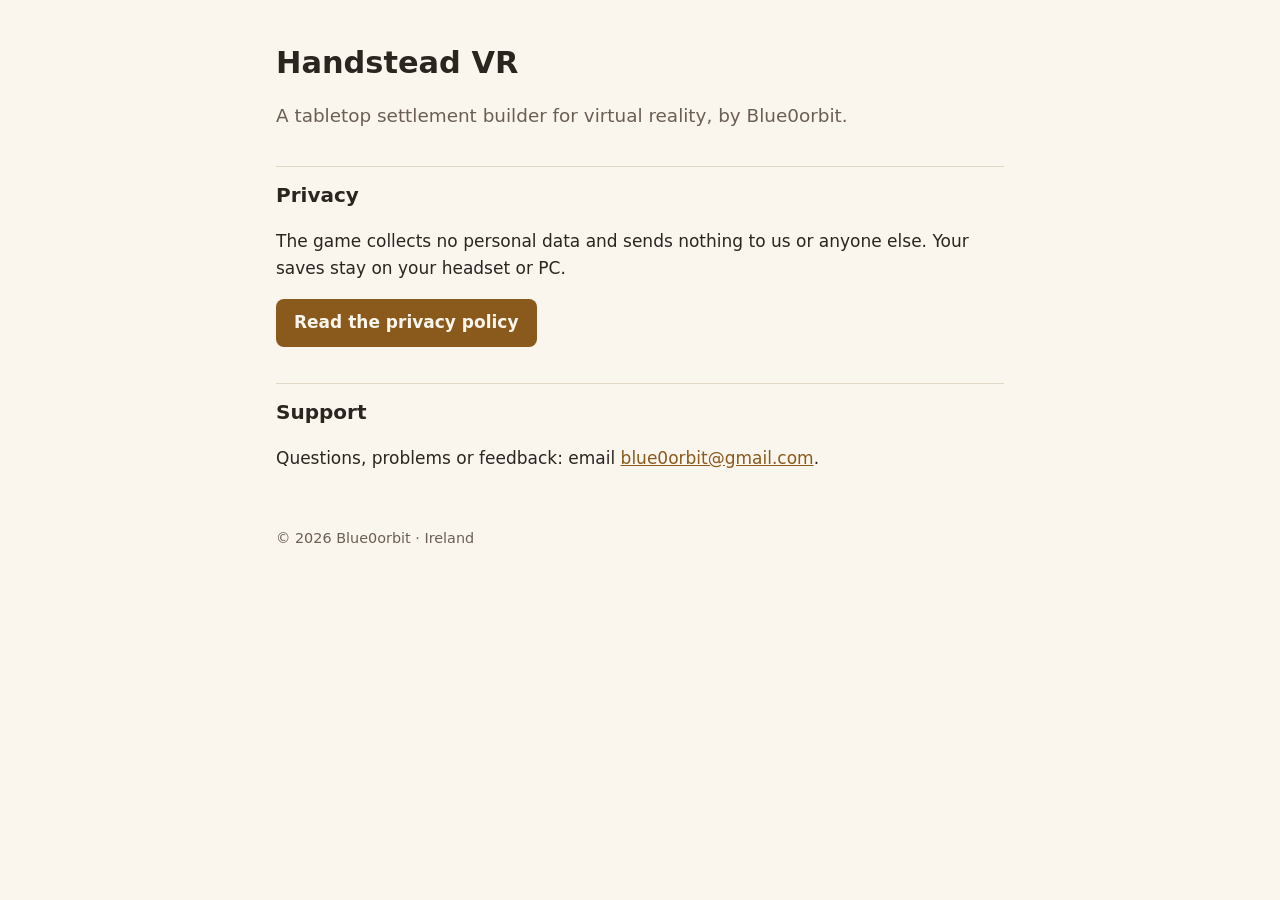
<file: index.html>
<!doctype html>
<html lang="en">
<head>
<meta charset="utf-8">
<meta name="viewport" content="width=device-width, initial-scale=1">
<title>Handstead VR</title>
<meta name="description" content="Handstead VR, a single-player tabletop settlement builder for VR by Blue0orbit. Privacy policy and support.">
<link rel="stylesheet" href="style.css">
</head>
<body>
<main>
<h1>Handstead VR</h1>
<p class="lead">A tabletop settlement builder for virtual reality, by Blue0orbit.</p>

<h2>Privacy</h2>
<p>The game collects no personal data and sends nothing to us or anyone else. Your saves stay on
your headset or PC.</p>
<p><a class="button" href="privacy.html">Read the privacy policy</a></p>

<h2>Support</h2>
<p>Questions, problems or feedback: email
<a href="mailto:blue0orbit@gmail.com">blue0orbit@gmail.com</a>.</p>
</main>
<footer><p>© 2026 Blue0orbit · Ireland</p></footer>
</body>
</html>
</file>
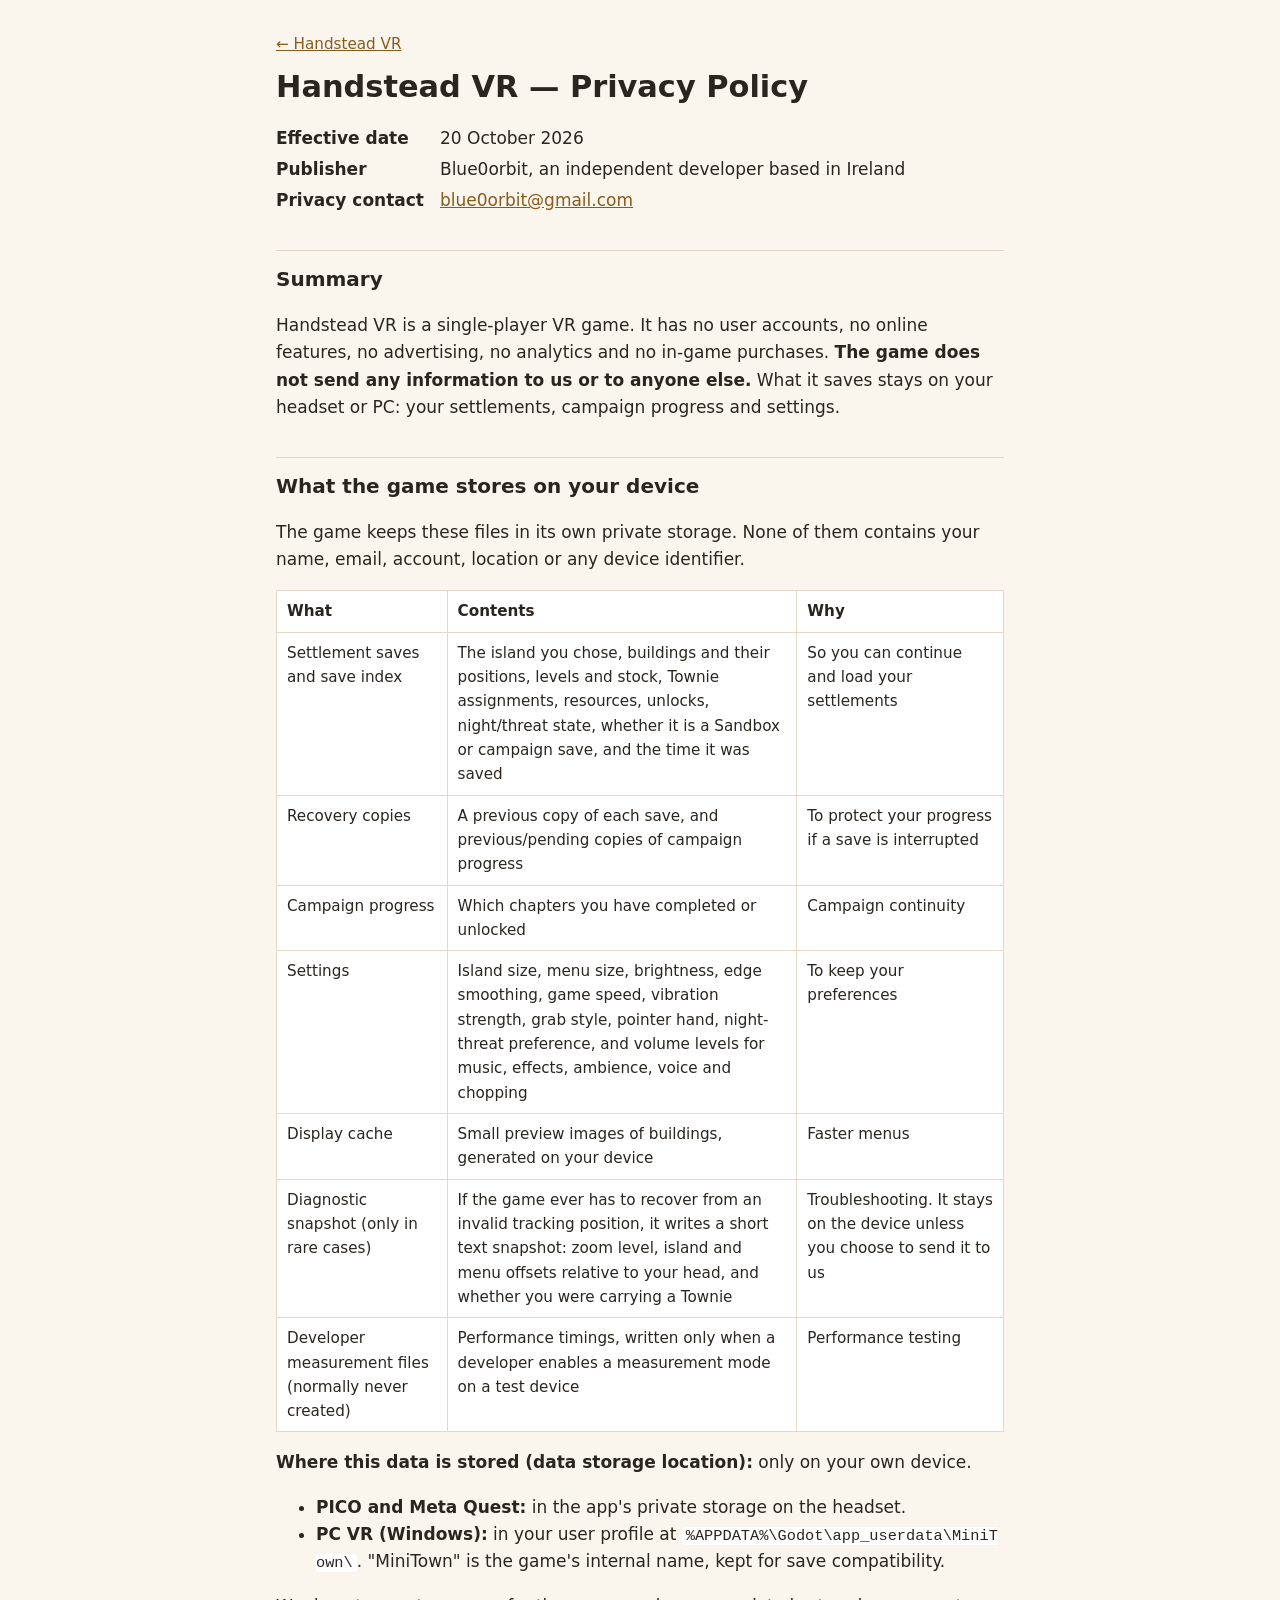
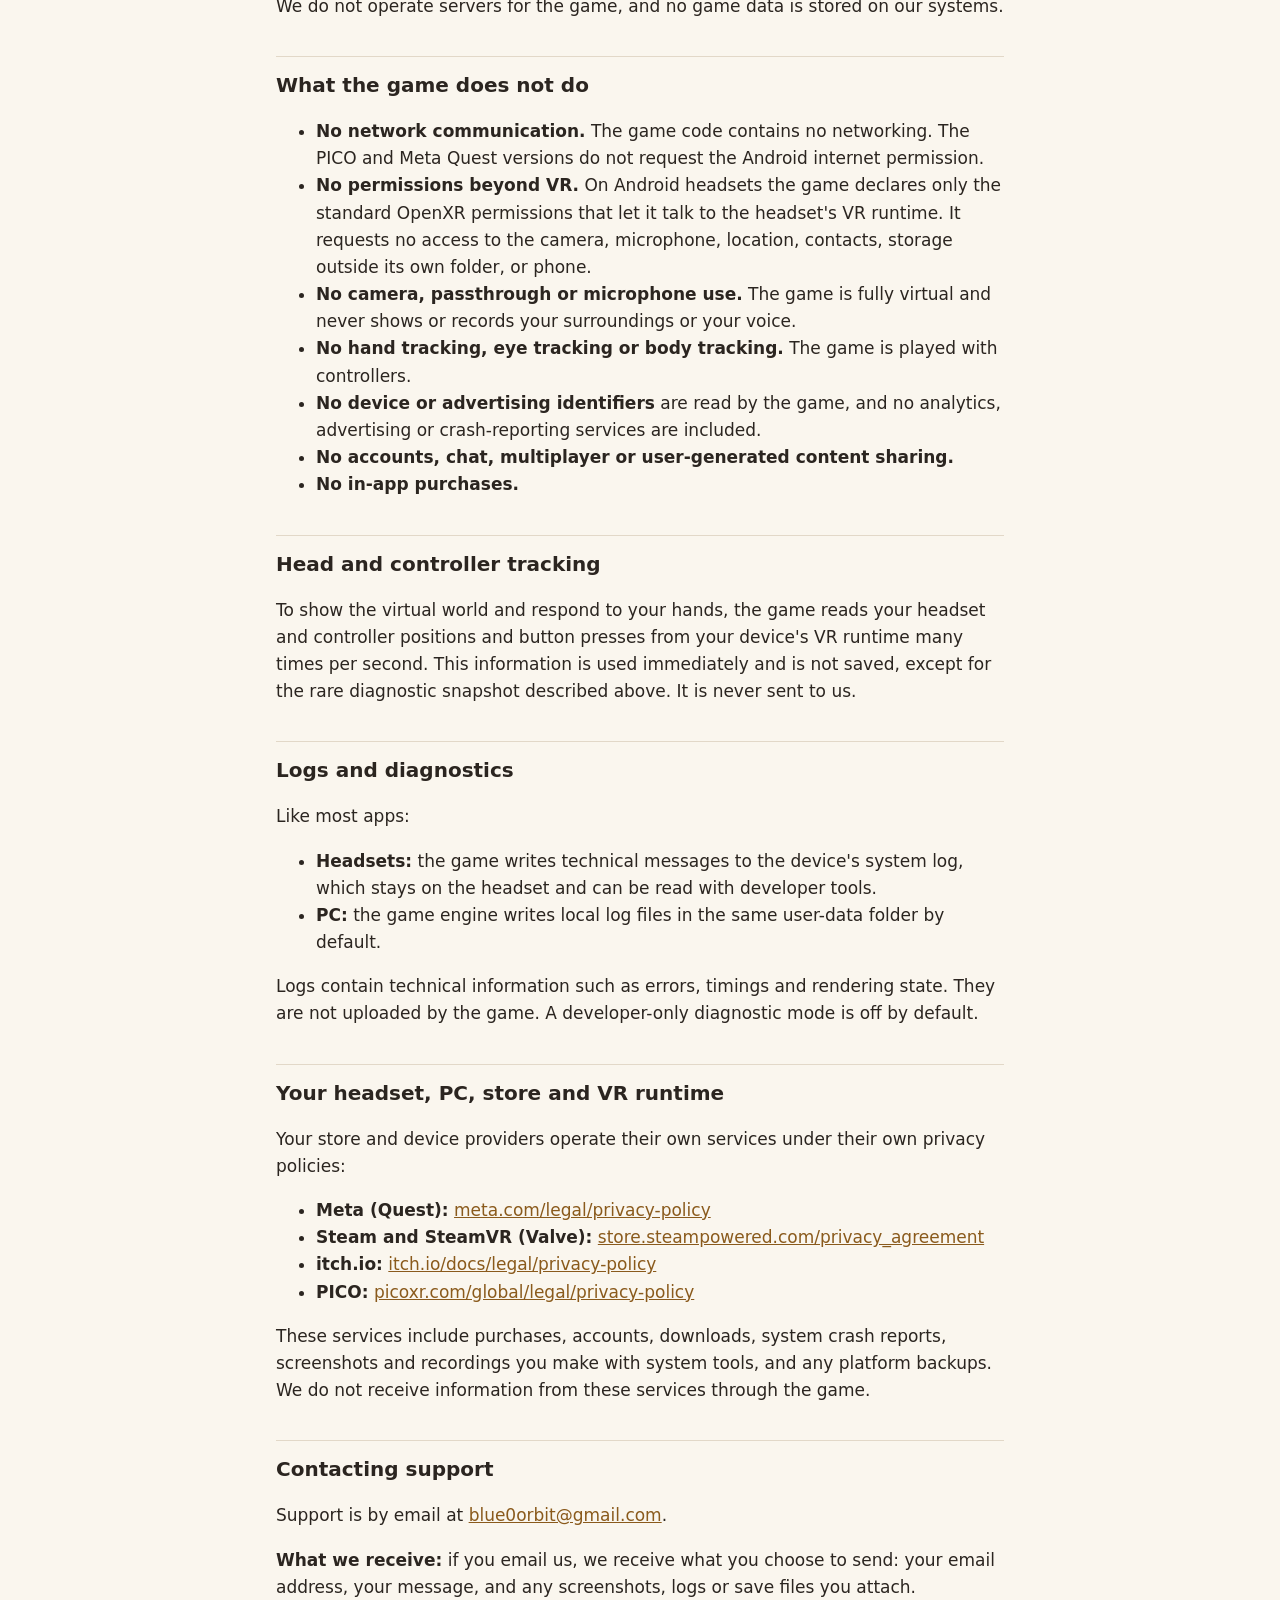
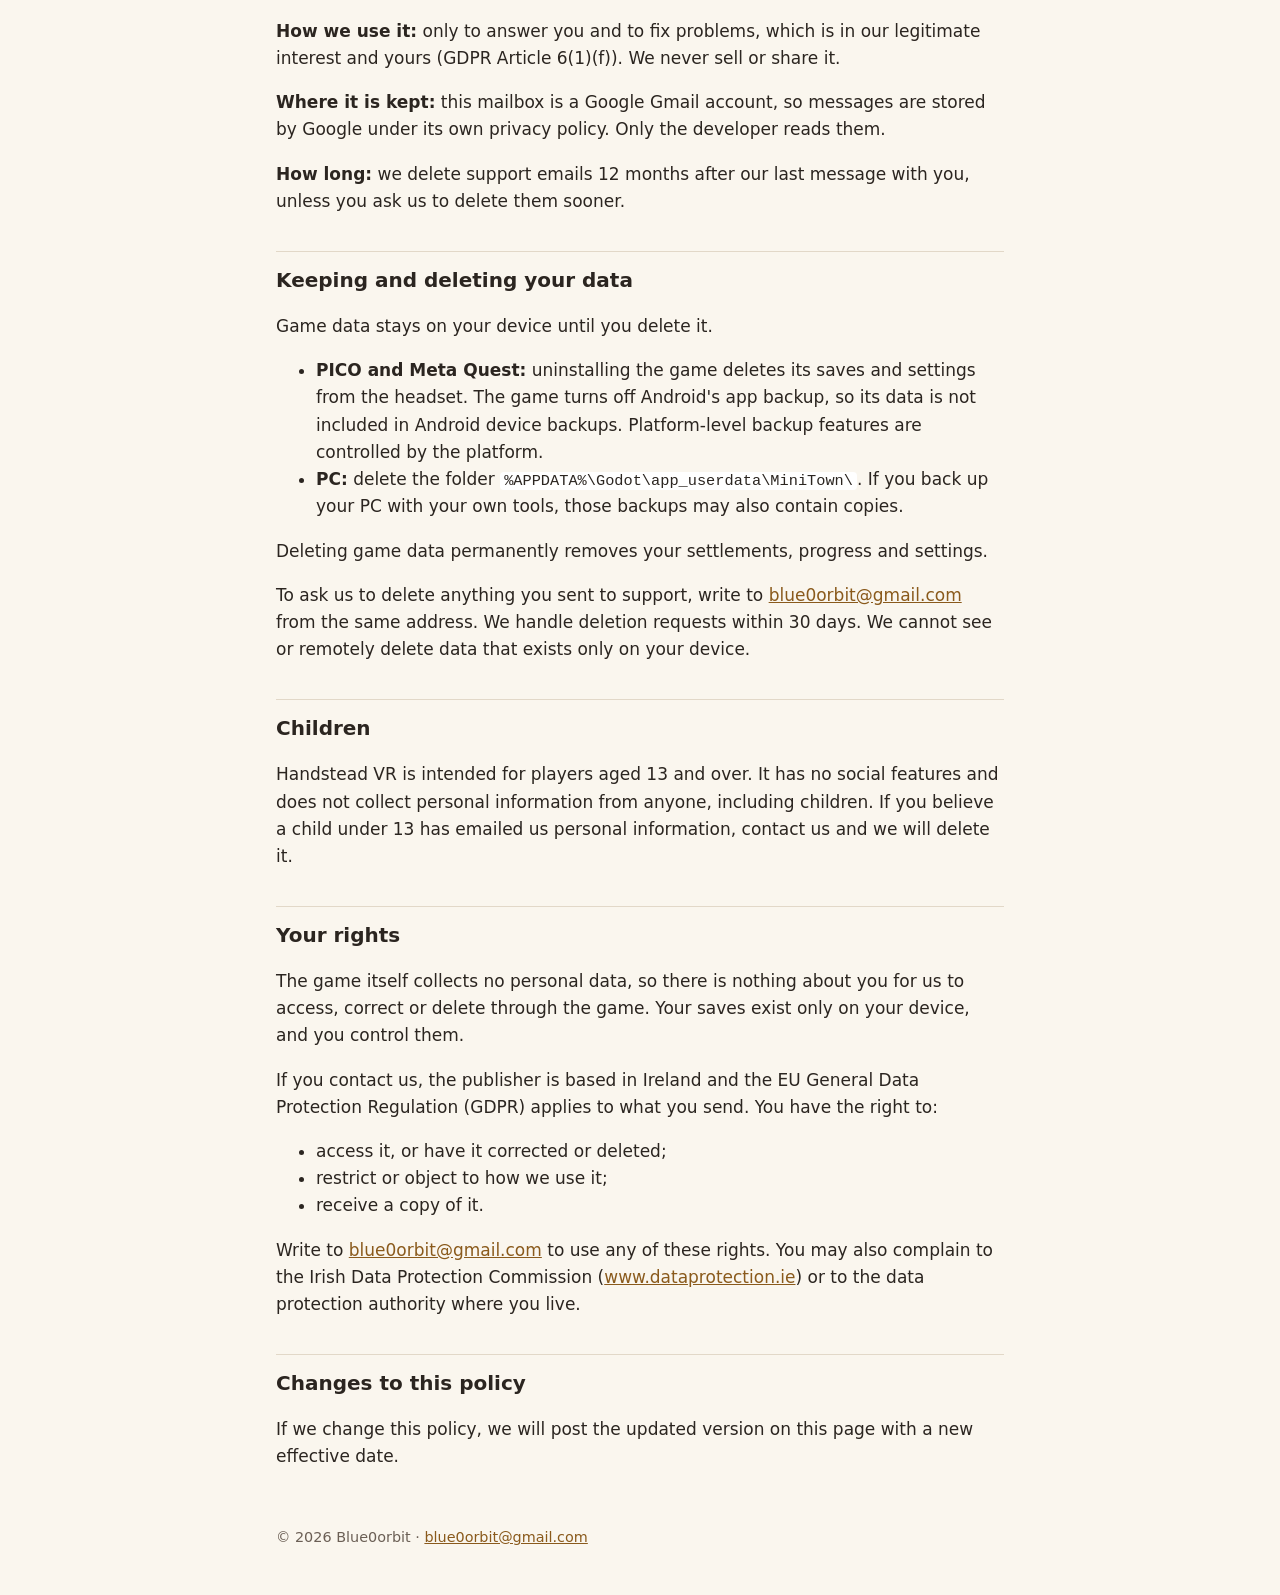
<file: privacy.html>
<!doctype html>
<html lang="en">
<head>
<meta charset="utf-8">
<meta name="viewport" content="width=device-width, initial-scale=1">
<title>Privacy Policy · Handstead VR</title>
<meta name="description" content="Privacy policy for Handstead VR, a single-player VR settlement builder by Blue0orbit. The game collects no personal data.">
<link rel="stylesheet" href="style.css">
</head>
<body>
<main>
<p class="back"><a href="./">← Handstead VR</a></p>
<h1>Handstead VR — Privacy Policy</h1>
<dl class="meta">
  <dt>Effective date</dt><dd>20 October 2026</dd>
  <dt>Publisher</dt><dd>Blue0orbit, an independent developer based in Ireland</dd>
  <dt>Privacy contact</dt><dd><a href="mailto:blue0orbit@gmail.com">blue0orbit@gmail.com</a></dd>
</dl>

<h2>Summary</h2>
<p>Handstead VR is a single-player VR game. It has no user accounts, no online features, no
advertising, no analytics and no in-game purchases. <strong>The game does not send any information to us
or to anyone else.</strong> What it saves stays on your headset or PC: your settlements, campaign
progress and settings.</p>

<h2>What the game stores on your device</h2>
<p>The game keeps these files in its own private storage. None of them contains your name, email,
account, location or any device identifier.</p>
<div class="table-wrap">
<table>
<thead><tr><th>What</th><th>Contents</th><th>Why</th></tr></thead>
<tbody>
<tr><td>Settlement saves and save index</td><td>The island you chose, buildings and their positions, levels and stock, Townie assignments, resources, unlocks, night/threat state, whether it is a Sandbox or campaign save, and the time it was saved</td><td>So you can continue and load your settlements</td></tr>
<tr><td>Recovery copies</td><td>A previous copy of each save, and previous/pending copies of campaign progress</td><td>To protect your progress if a save is interrupted</td></tr>
<tr><td>Campaign progress</td><td>Which chapters you have completed or unlocked</td><td>Campaign continuity</td></tr>
<tr><td>Settings</td><td>Island size, menu size, brightness, edge smoothing, game speed, vibration strength, grab style, pointer hand, night-threat preference, and volume levels for music, effects, ambience, voice and chopping</td><td>To keep your preferences</td></tr>
<tr><td>Display cache</td><td>Small preview images of buildings, generated on your device</td><td>Faster menus</td></tr>
<tr><td>Diagnostic snapshot (only in rare cases)</td><td>If the game ever has to recover from an invalid tracking position, it writes a short text snapshot: zoom level, island and menu offsets relative to your head, and whether you were carrying a Townie</td><td>Troubleshooting. It stays on the device unless you choose to send it to us</td></tr>
<tr><td>Developer measurement files (normally never created)</td><td>Performance timings, written only when a developer enables a measurement mode on a test device</td><td>Performance testing</td></tr>
</tbody>
</table>
</div>
<p><strong>Where this data is stored (data storage location):</strong> only on your own device.</p>
<ul>
<li><strong>PICO and Meta Quest:</strong> in the app's private storage on the headset.</li>
<li><strong>PC VR (Windows):</strong> in your user profile at <code>%APPDATA%\Godot\app_userdata\MiniTown\</code>.
"MiniTown" is the game's internal name, kept for save compatibility.</li>
</ul>
<p>We do not operate servers for the game, and no game data is stored on our systems.</p>

<h2>What the game does not do</h2>
<ul>
<li><strong>No network communication.</strong> The game code contains no networking. The PICO and Meta Quest
versions do not request the Android internet permission.</li>
<li><strong>No permissions beyond VR.</strong> On Android headsets the game declares only the standard OpenXR
permissions that let it talk to the headset's VR runtime. It requests no access to the camera,
microphone, location, contacts, storage outside its own folder, or phone.</li>
<li><strong>No camera, passthrough or microphone use.</strong> The game is fully virtual and never shows or
records your surroundings or your voice.</li>
<li><strong>No hand tracking, eye tracking or body tracking.</strong> The game is played with controllers.</li>
<li><strong>No device or advertising identifiers</strong> are read by the game, and no analytics, advertising or
crash-reporting services are included.</li>
<li><strong>No accounts, chat, multiplayer or user-generated content sharing.</strong></li>
<li><strong>No in-app purchases.</strong></li>
</ul>

<h2>Head and controller tracking</h2>
<p>To show the virtual world and respond to your hands, the game reads your headset and controller
positions and button presses from your device's VR runtime many times per second. This
information is used immediately and is not saved, except for the rare diagnostic snapshot
described above. It is never sent to us.</p>

<h2>Logs and diagnostics</h2>
<p>Like most apps:</p>
<ul>
<li><strong>Headsets:</strong> the game writes technical messages to the device's system log, which stays on the
headset and can be read with developer tools.</li>
<li><strong>PC:</strong> the game engine writes local log files in the same user-data folder by default.</li>
</ul>
<p>Logs contain technical information such as errors, timings and rendering state. They are not
uploaded by the game. A developer-only diagnostic mode is off by default.</p>

<h2>Your headset, PC, store and VR runtime</h2>
<p>Your store and device providers operate their own services under their own privacy policies:</p>
<ul>
<li><strong>Meta (Quest):</strong> <a href="https://www.meta.com/legal/privacy-policy/">meta.com/legal/privacy-policy</a></li>
<li><strong>Steam and SteamVR (Valve):</strong> <a href="https://store.steampowered.com/privacy_agreement/">store.steampowered.com/privacy_agreement</a></li>
<li><strong>itch.io:</strong> <a href="https://itch.io/docs/legal/privacy-policy">itch.io/docs/legal/privacy-policy</a></li>
<li><strong>PICO:</strong> <a href="https://www.picoxr.com/global/legal/privacy-policy">picoxr.com/global/legal/privacy-policy</a></li>
</ul>
<p>These services include purchases, accounts, downloads, system crash reports, screenshots and
recordings you make with system tools, and any platform backups. We do not receive information
from these services through the game.</p>

<h2>Contacting support</h2>
<p>Support is by email at <a href="mailto:blue0orbit@gmail.com">blue0orbit@gmail.com</a>.</p>
<p><strong>What we receive:</strong> if you email us, we receive what you choose to send: your email
address, your message, and any screenshots, logs or save files you attach.</p>
<p><strong>How we use it:</strong> only to answer you and to fix problems, which is in our legitimate
interest and yours (GDPR Article 6(1)(f)). We never sell or share it.</p>
<p><strong>Where it is kept:</strong> this mailbox is a Google Gmail account, so messages are stored by
Google under its own privacy policy. Only the developer reads them.</p>
<p><strong>How long:</strong> we delete support emails 12 months after our last message with you,
unless you ask us to delete them sooner.</p>

<h2>Keeping and deleting your data</h2>
<p>Game data stays on your device until you delete it.</p>
<ul>
<li><strong>PICO and Meta Quest:</strong> uninstalling the game deletes its saves and settings from the
headset. The game turns off Android's app backup, so its data is not included in Android
device backups. Platform-level backup features are controlled by the platform.</li>
<li><strong>PC:</strong> delete the folder <code>%APPDATA%\Godot\app_userdata\MiniTown\</code>. If you back up your PC with
your own tools, those backups may also contain copies.</li>
</ul>
<p>Deleting game data permanently removes your settlements, progress and settings.</p>
<p>To ask us to delete anything you sent to support, write to
<a href="mailto:blue0orbit@gmail.com">blue0orbit@gmail.com</a> from the same address. We handle
deletion requests within 30 days. We cannot see or remotely delete data that exists only on your
device.</p>

<h2>Children</h2>
<p>Handstead VR is intended for players aged 13 and over. It has no social features and does not
collect personal information from anyone, including children. If you believe a child under 13 has
emailed us personal information, contact us and we will delete it.</p>

<h2>Your rights</h2>
<p>The game itself collects no personal data, so there is nothing about you for us to access,
correct or delete through the game. Your saves exist only on your device, and you control them.</p>
<p>If you contact us, the publisher is based in Ireland and the EU General Data Protection Regulation
(GDPR) applies to what you send. You have the right to:</p>
<ul>
<li>access it, or have it corrected or deleted;</li>
<li>restrict or object to how we use it;</li>
<li>receive a copy of it.</li>
</ul>
<p>Write to <a href="mailto:blue0orbit@gmail.com">blue0orbit@gmail.com</a> to use any of these
rights. You may also complain to the Irish Data Protection Commission
(<a href="https://www.dataprotection.ie">www.dataprotection.ie</a>) or to the data protection
authority where you live.</p>

<h2>Changes to this policy</h2>
<p>If we change this policy, we will post the updated version on this page with a new effective date.</p>
</main>
<footer><p>© 2026 Blue0orbit · <a href="mailto:blue0orbit@gmail.com">blue0orbit@gmail.com</a></p></footer>
</body>
</html>
</file>
<file: style.css>
:root {
  --bg: #faf6ee;
  --text: #2b2520;
  --muted: #6b5f55;
  --line: #e2d8c8;
  --accent: #8a5a1c;
  --surface: #ffffff;
  color-scheme: light dark;
}
@media (prefers-color-scheme: dark) {
  :root {
    --bg: #1c1916;
    --text: #ece5da;
    --muted: #b0a596;
    --line: #3a332c;
    --accent: #e0b070;
    --surface: #25211d;
  }
}
* { box-sizing: border-box; }
body {
  margin: 0;
  background: var(--bg);
  color: var(--text);
  font: 17px/1.6 system-ui, -apple-system, "Segoe UI", Roboto, sans-serif;
}
main, footer { max-width: 760px; margin: 0 auto; padding: 0 16px; }
main { padding-top: 32px; padding-bottom: 24px; }
h1 { font-size: 1.9rem; line-height: 1.25; margin: 0.4em 0 0.6em; }
h2 { font-size: 1.25rem; margin: 1.8em 0 0.5em; padding-top: 0.6em; border-top: 1px solid var(--line); }
a { color: var(--accent); }
code { font-size: 0.9em; word-break: break-all; background: var(--surface); padding: 0 4px; border-radius: 4px; }
.lead { font-size: 1.15rem; color: var(--muted); }
.back { margin: 0; font-size: 0.95rem; }
.meta { display: grid; grid-template-columns: max-content 1fr; gap: 4px 16px; margin: 0 0 1em; }
.meta dt { font-weight: 600; }
.meta dd { margin: 0; }
.table-wrap { overflow-x: auto; margin: 1em 0; }
table { border-collapse: collapse; width: 100%; min-width: 560px; background: var(--surface); }
th, td { text-align: left; vertical-align: top; padding: 8px 10px; border: 1px solid var(--line); font-size: 0.95rem; }
th { font-weight: 600; }
.button {
  display: inline-block; padding: 10px 18px; border-radius: 8px;
  background: var(--accent); color: var(--bg); text-decoration: none; font-weight: 600;
}
footer { color: var(--muted); font-size: 0.9rem; padding-bottom: 32px; }
@media (max-width: 520px) {
  .meta { grid-template-columns: 1fr; }
  .meta dd { margin-bottom: 6px; }
}
</file>
